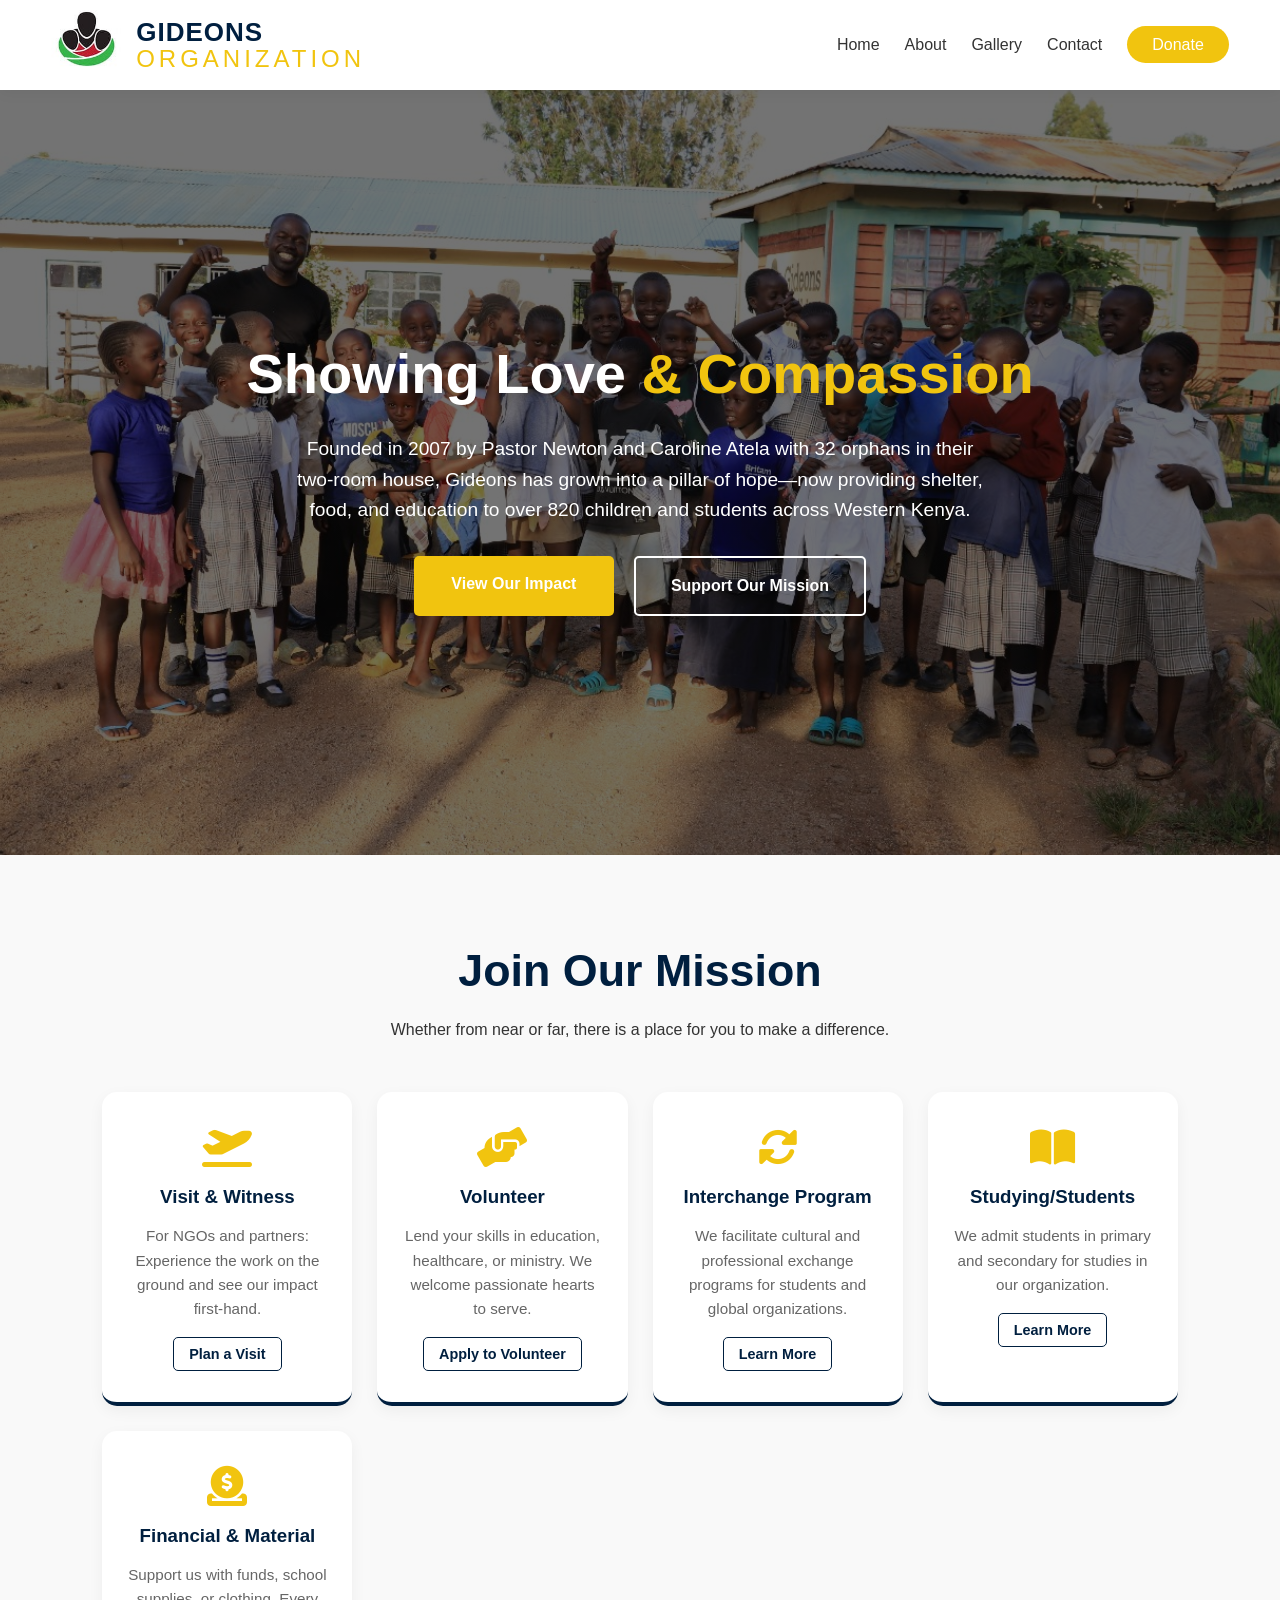
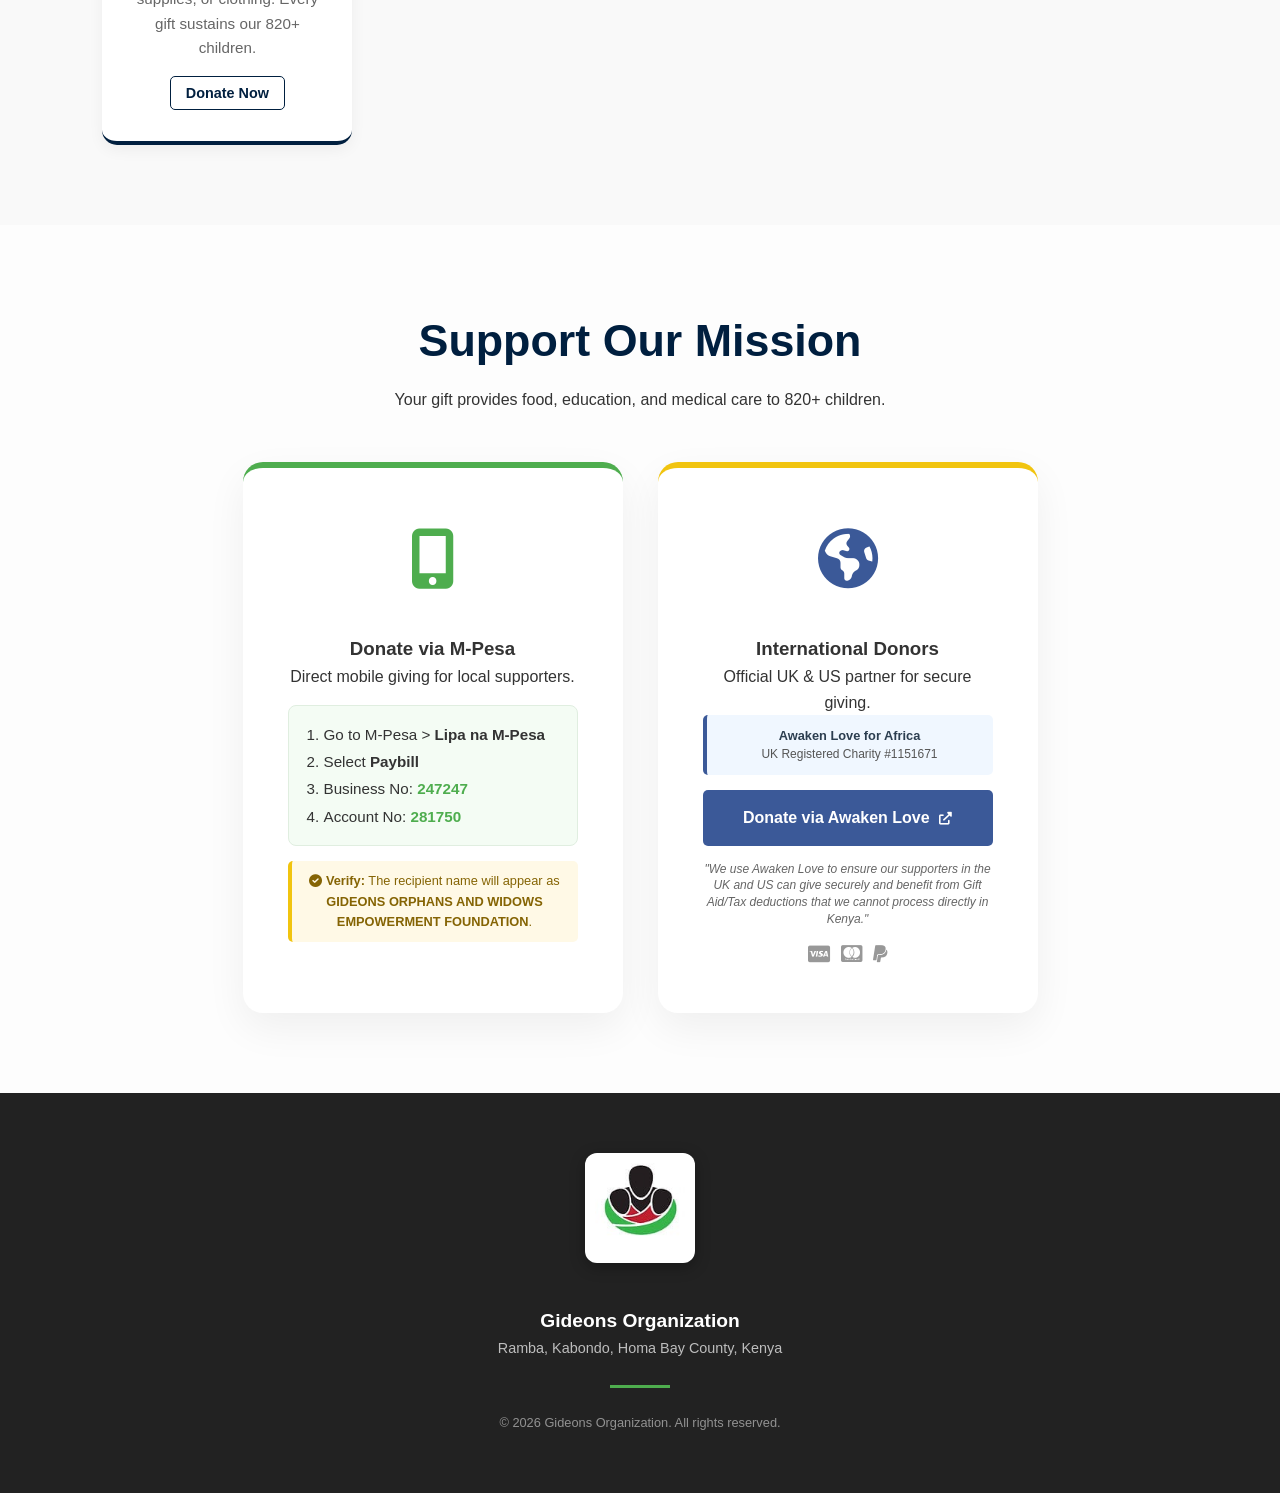
<file: index.html>
<!DOCTYPE html>
<html lang="en">
<head>
    <meta charset="UTF-8">
    <meta name="viewport" content="width=device-width, initial-scale=1.0">
    <title>Gideons Organization | Home</title>

    <meta name="description" content="Gideons Organization in Western Kenya: Providing shelter, education, and hope to over 820 children through Christ-centered care and sustainable farming.">
    <meta name="keywords" content="Gideons Organization, Orphanage Kenya, Homa Bay NGO, Volunteer Kenya, Western Kenya Charity, Newton Atela">
    <meta name="author" content="Gideons Organization">
    <meta property="og:title" content="Gideons Organization | Showing Love & Compassion">
    <meta property="og:description" content="Founded in 2007, Gideons provides a home and education to 820+ children in Ramba-Kabondo. Join our mission today.">
    <meta property="og:image" content="logo.jpg"> <meta property="og:url" content="https://www.gideonsorganization.org">
    <meta name="twitter:card" content="summary_large_image">

    <link rel="stylesheet" href="style.css">
    <link href="https://cdnjs.cloudflare.com/ajax/libs/font-awesome/6.0.0/css/all.min.css" rel="stylesheet">
    <link rel="icon" type="image/x-icon" href="favicon.ico">
</head>
<body>
    <nav class="navbar">
        <div class="logo">
            <a href="index.html" class="logo-link">
                <img src="logo.jpg" alt="Gideons Logo" class="nav-logo">
                <div class="brand-text">
                    <span class="word-one">Gideons</span>
                    <span class="word-two">Organization</span>
                </div>
            </a>
        </div>
        <ul class="nav-links">
            <li><a href="index.html">Home</a></li>
            <li><a href="about.html">About</a></li>
            <li><a href="gallery.html">Gallery</a></li>
            <li><a href="contact.html">Contact</a></li>
            <li><a href="#donate" class="btn-donate">Donate</a></li>
        </ul>
    </nav>

    <header class="hero">
        <div class="hero-content">
            <h1>Showing Love <span>& Compassion</span></h1>
            <p>
                Founded in 2007 by Pastor Newton and Caroline Atela with 32 orphans in their two-room house,
                Gideons has grown into a pillar of hope—now providing shelter, food, and education to over
                820 children and students across Western Kenya.
            </p>
            <div class="hero-btns">
                <a href="gallery.html" class="btn-primary">View Our Impact</a>
                <a href="#support-options" class="btn-secondary">Support Our Mission</a>
            </div>
        </div>
    </header>

    <section id="support-options" class="section" style="background: #f9f9f9;">
        <div class="section-header">
            <h2>Join Our Mission</h2>
            <p>Whether from near or far, there is a place for you to make a difference.</p>
        </div>

        <div class="support-grid">
            <div class="support-card">
                <i class="fas fa-plane-departure"></i>
                <h3>Visit & Witness</h3>
                <p>For NGOs and partners: Experience the work on the ground and see our impact first-hand.</p>
                <a href="contact.html" class="btn-small">Plan a Visit</a>
            </div>

            <div class="support-card">
                <i class="fas fa-hands-helping"></i>
                <h3>Volunteer</h3>
                <p>Lend your skills in education, healthcare, or ministry. We welcome passionate hearts to serve.</p>
                <a href="contact.html" class="btn-small">Apply to Volunteer</a>
            </div>

            <div class="support-card">
                <i class="fas fa-sync-alt"></i>
                <h3>Interchange Program</h3>
                <p>We facilitate cultural and professional exchange programs for students and global organizations.</p>
                <a href="contact.html" class="btn-small">Learn More</a>
            </div>

            <div class="support-card">
                <i class="fas fa-book-open"></i>
                <h3>Studying/Students</h3>
                <p>We admit students in primary and secondary for studies in our organization.</p>
                <a href="contact.html" class="btn-small">Learn More</a>
            </div>

            <div class="support-card">
                <i class="fas fa-donate"></i>
                <h3>Financial & Material</h3>
                <p>Support us with funds, school supplies, or clothing. Every gift sustains our 820+ children.</p>
                <a href="#donate" class="btn-small">Donate Now</a>
            </div>
        </div>
    </section>

    <section id="donate" class="section">
    <div class="section-header">
        <h2>Support Our Mission</h2>
        <p>Your gift provides food, education, and medical care to 820+ children.</p>
    </div>

    <div class="donation-options">

        <div class="payment-card mpesa">
            <div class="card-icon"><i class="fas fa-mobile-alt" style="color: #4ead4e;"></i></div>
            <h3>Donate via M-Pesa</h3>
            <p>Direct mobile giving for local supporters.</p>

            <div class="manual-steps" style="text-align: left; background: #f4fcf4; padding: 15px; border-radius: 8px; border: 1px solid #e0eee0; margin: 15px 0;">
                <ol style="padding-left: 20px; font-size: 0.95rem; color: #333; line-height: 1.8;">
                    <li>Go to M-Pesa > <strong>Lipa na M-Pesa</strong></li>
                    <li>Select <strong>Paybill</strong></li>
                    <li>Business No: <strong style="color: #4ead4e;">247247</strong></li>
                    <li>Account No: <strong style="color: #4ead4e;">281750</strong></li>
                </ol>
            </div>

            <div style="background: #fff9e6; padding: 10px; border-radius: 5px; border-left: 4px solid #f1c40f; margin-top: 10px;">
                <p style="font-size: 0.8rem; color: #856404; margin: 0;">
                    <i class="fas fa-check-circle"></i> <strong>Verify:</strong> The recipient name will appear as <strong>GIDEONS ORPHANS AND WIDOWS EMPOWERMENT FOUNDATION</strong>.
                </p>
            </div>
        </div>

        <div class="payment-card international">
            <div class="card-icon"><i class="fas fa-globe-americas" style="color: #3b5998;"></i></div>
            <h3>International Donors</h3>
            <p>Official UK & US partner for secure giving.</p>

            <div class="trust-badge" style="background: #f0f7ff; padding: 12px; border-radius: 5px; border-left: 4px solid #3b5998; margin-bottom: 15px;">
                <p style="font-size: 0.8rem; color: #2c3e50; line-height: 1.4; margin: 0;">
                    <strong>Awaken Love for Africa</strong><br>
                    <span style="font-size: 0.75rem; color: #555;">UK Registered Charity #1151671</span>
                </p>
            </div>

            <a href="https://awakenlove.org.uk/projects/gideons-orphanage/" target="_blank" class="btn-primary" style="display: block; background: #3b5998; border: none; padding: 15px; text-decoration: none; color: white; border-radius: 5px; font-weight: bold;">
                Donate via Awaken Love <i class="fas fa-external-link-alt" style="font-size: 0.8rem; margin-left: 5px;"></i>
            </a>

            <p style="font-size: 0.75rem; color: #666; margin-top: 15px; line-height: 1.4; font-style: italic;">
                "We use Awaken Love to ensure our supporters in the UK and US can give securely and benefit from Gift Aid/Tax deductions that we cannot process directly in Kenya."
            </p>

            <div style="margin-top: 15px; opacity: 0.5;">
                <i class="fab fa-cc-visa" style="font-size: 1.2rem; margin: 0 3px;"></i>
                <i class="fab fa-cc-mastercard" style="font-size: 1.2rem; margin: 0 3px;"></i>
                <i class="fab fa-paypal" style="font-size: 1.2rem; margin: 0 3px;"></i>
            </div>
        </div>

    </div>
</section>

    <footer style="text-align: center; padding: 60px 8%; background: #222; color: white;">
        <a href="index.html">
            <img src="logo.jpg" alt="Gideons Logo" class="footer-logo">
        </a>
        <p style="margin-top: 10px; font-weight: bold; font-size: 1.2rem; color: #fff;">Gideons Organization</p>
        <p style="font-size: 0.9rem; opacity: 0.7; margin-bottom: 25px;">Ramba, Kabondo, Homa Bay County, Kenya</p>
        <div style="width: 60px; height: 3px; background: #4ead4e; margin: 0 auto 25px;"></div>
        <p style="font-size: 0.8rem; opacity: 0.5;">&copy; 2026 Gideons Organization. All rights reserved.</p>
    </footer>

</body>
</html>
</file>
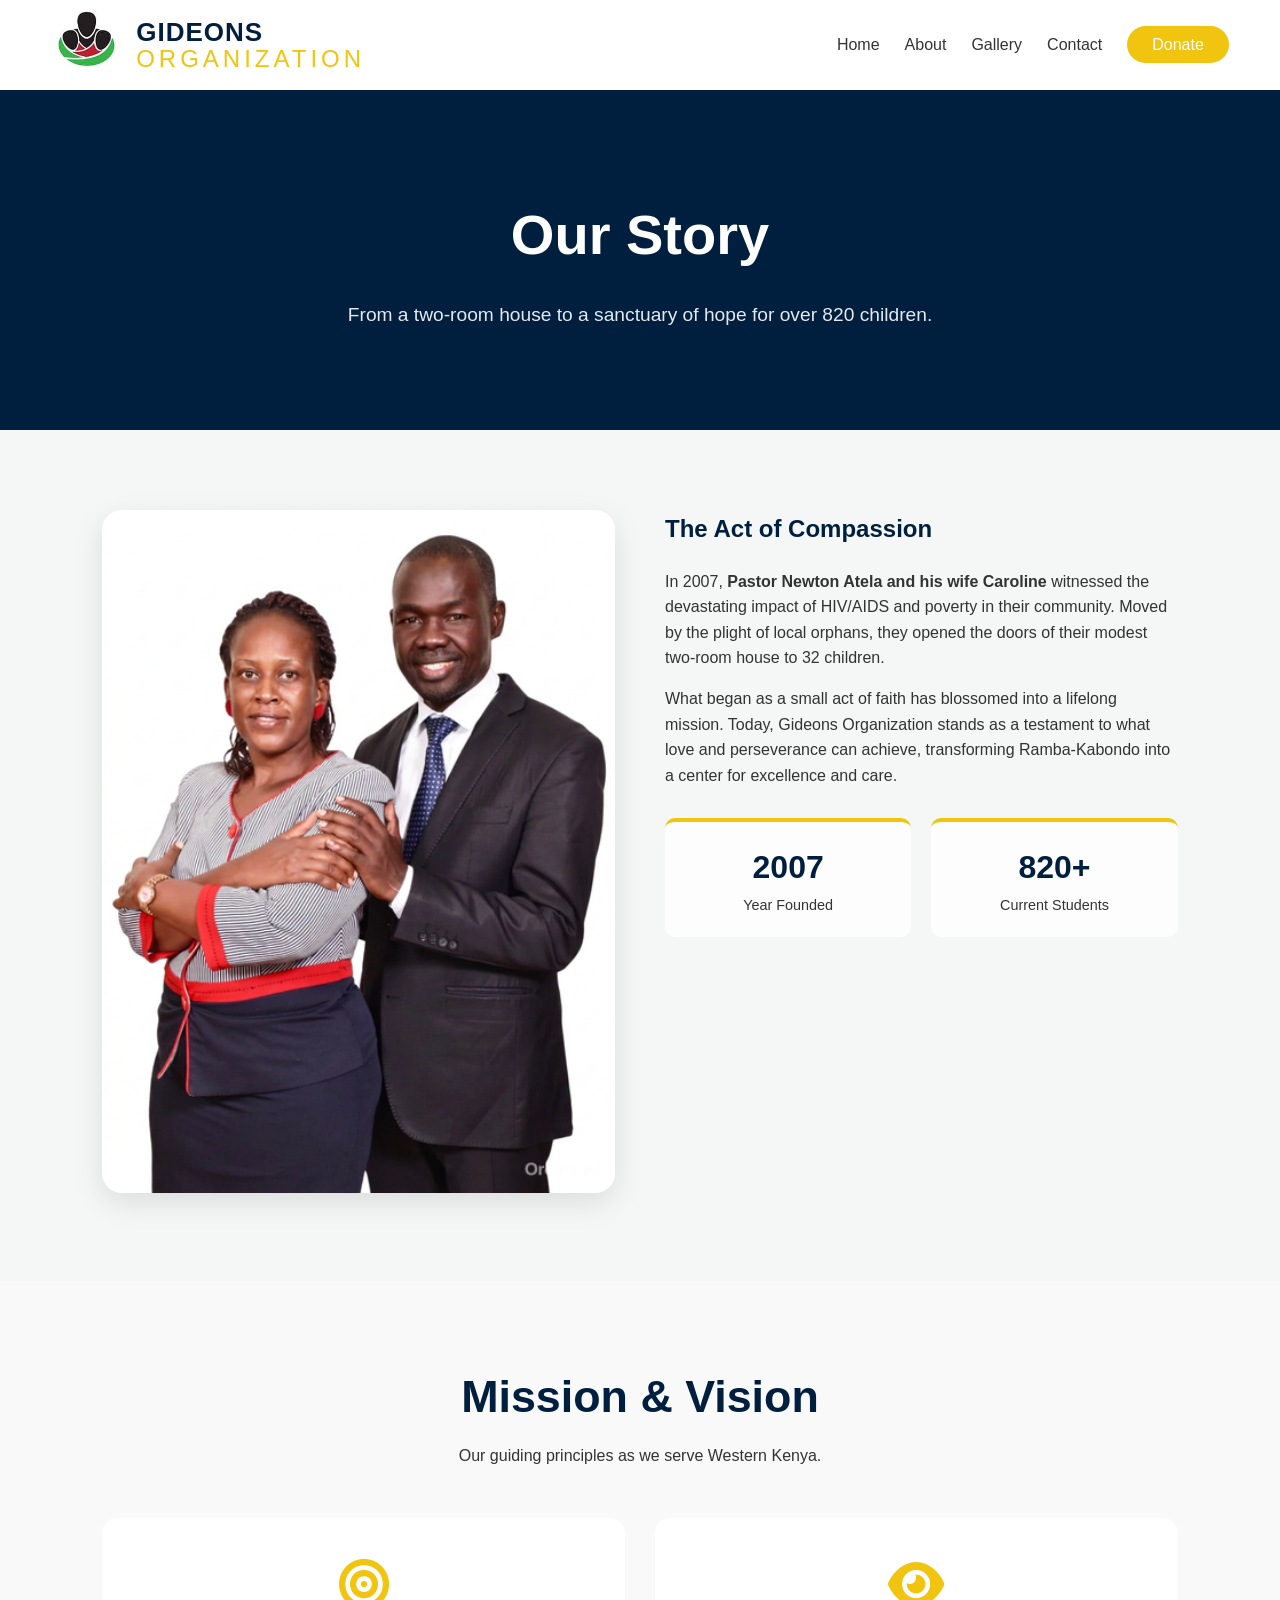
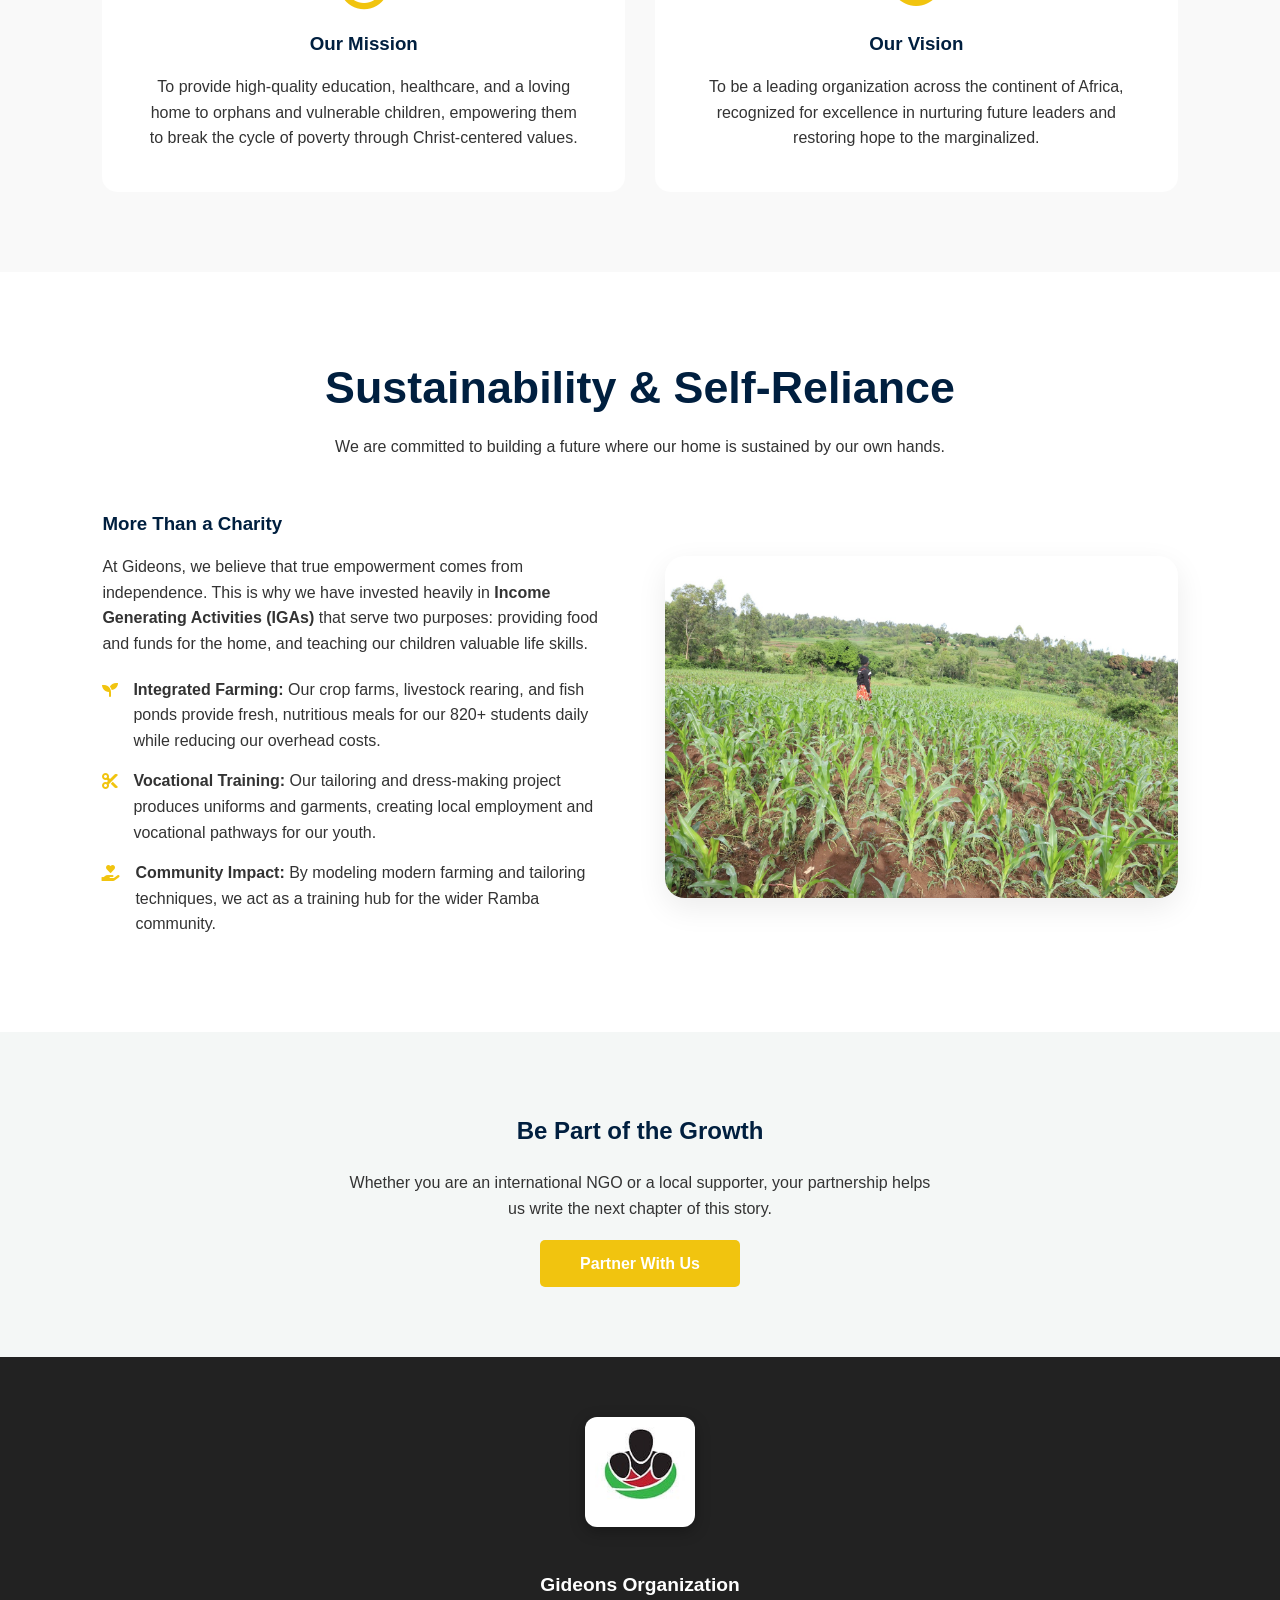
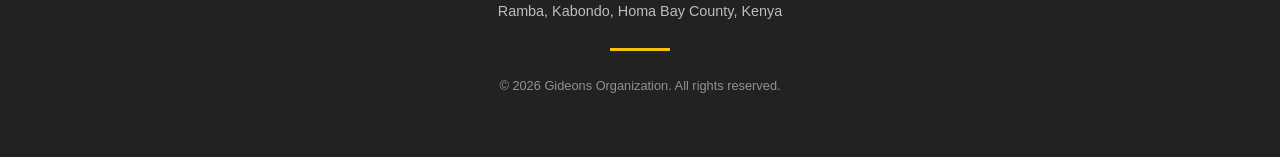
<file: about.html>
<!DOCTYPE html>
<html lang="en">
<head>
    <meta charset="UTF-8">
    <meta name="viewport" content="width=device-width, initial-scale=1.0">
    <title>Our Story | Gideons Organization</title>

    <meta name="description" content="Gideons Organization in Western Kenya: Providing shelter, education, and hope to over 820 children through Christ-centered care and sustainable farming.">
    <meta name="keywords" content="Gideons Organization, Orphanage Kenya, Homa Bay NGO, Volunteer Kenya, Western Kenya Charity, Newton Atela">
    <meta name="author" content="Gideons Organization">
    <meta property="og:title" content="Gideons Organization | Showing Love & Compassion">
    <meta property="og:description" content="Founded in 2007, Gideons provides a home and education to 820+ children in Ramba-Kabondo. Join our mission today.">
    <meta property="og:image" content="logo.jpg"> <meta property="og:url" content="https://www.gideonsorganization.org">
    <meta name="twitter:card" content="summary_large_image">

    <link rel="stylesheet" href="style.css">
    <link href="https://cdnjs.cloudflare.com/ajax/libs/font-awesome/6.0.0/css/all.min.css" rel="stylesheet">
    <link rel="icon" type="image/x-icon" href="favicon.ico">
</head>
<body>
    <nav class="navbar">
        <div class="logo">
            <a href="index.html" class="logo-link">
                <img src="logo.jpg" alt="Gideons Logo" class="nav-logo">
                <div class="brand-text">
                    <span class="word-one">Gideons</span>
                    <span class="word-two">Organization</span>
                </div>
            </a>
        </div>
        <ul class="nav-links">
            <li><a href="index.html">Home</a></li>
            <li><a href="about.html">About</a></li>
            <li><a href="gallery.html">Gallery</a></li>
            <li><a href="contact.html">Contact</a></li>
            <li><a href="index.html#donate" class="btn-donate">Donate</a></li>
        </ul>
    </nav>

    <section class="section" style="background: var(--secondary-color); color: white; text-align: center; padding: 100px 8%;">
        <h1 style="font-size: 3.5rem; margin-bottom: 20px;">Our Story</h1>
        <p style="font-size: 1.2rem; max-width: 800px; margin: 0 auto; opacity: 0.9;">From a two-room house to a sanctuary of hope for over 820 children.</p>
    </section>

    <section class="section">
        <div class="about-flex">
            <div class="about-image">
                <img src="founders.png" alt="Pastor Newton and Caroline Atela" style="width: 100%; border-radius: 20px; box-shadow: 0 10px 30px rgba(0,0,0,0.1);">
            </div>
            <div class="about-text">
                <h2 style="color: var(--secondary-color); margin-bottom: 20px;">The Act of Compassion</h2>
                <p>In 2007, <strong>Pastor Newton Atela and his wife Caroline</strong> witnessed the devastating impact of HIV/AIDS and poverty in their community. Moved by the plight of local orphans, they opened the doors of their modest two-room house to 32 children.</p>
                <p style="margin-top: 15px;">What began as a small act of faith has blossomed into a lifelong mission. Today, Gideons Organization stands as a testament to what love and perseverance can achieve, transforming Ramba-Kabondo into a center for excellence and care.</p>

                <div style="margin-top: 30px; display: flex; gap: 20px;">
                    <div style="text-align: center; flex: 1; background: #fdfdfd; padding: 20px; border-radius: 10px; border-top: 4px solid var(--primary-color);">
                        <h3 style="color: var(--secondary-color); font-size: 2rem;">2007</h3>
                        <p style="font-size: 0.9rem;">Year Founded</p>
                    </div>
                    <div style="text-align: center; flex: 1; background: #fdfdfd; padding: 20px; border-radius: 10px; border-top: 4px solid var(--primary-color);">
                        <h3 style="color: var(--secondary-color); font-size: 2rem;">820+</h3>
                        <p style="font-size: 0.9rem;">Current Students</p>
                    </div>
                </div>
            </div>
        </div>
    </section>

    <section class="section" style="background: #f9f9f9;">
        <div class="section-header">
            <h2>Mission & Vision</h2>
            <p>Our guiding principles as we serve Western Kenya.</p>
        </div>
        <div class="mission-vision-container">
            <div class="mv-card" style="background: white;">
                <i class="fas fa-bullseye"></i>
                <h3 style="color: var(--secondary-color); margin-bottom: 15px;">Our Mission</h3>
                <p>To provide high-quality education, healthcare, and a loving home to orphans and vulnerable children, empowering them to break the cycle of poverty through Christ-centered values.</p>
            </div>
            <div class="mv-card" style="background: white;">
                <i class="fas fa-eye"></i>
                <h3 style="color: var(--secondary-color); margin-bottom: 15px;">Our Vision</h3>
                <p>To be a leading organization across the continent of Africa, recognized for excellence in nurturing future leaders and restoring hope to the marginalized.</p>
            </div>
        </div>
    </section>

    <section class="section" style="background: white;">
    <div class="section-header">
        <h2>Sustainability & Self-Reliance</h2>
        <p>We are committed to building a future where our home is sustained by our own hands.</p>
    </div>

    <div class="about-flex" style="align-items: center;">
        <div class="about-text">
            <h3 style="color: var(--secondary-color); margin-bottom: 15px;">More Than a Charity</h3>
            <p>At Gideons, we believe that true empowerment comes from independence. This is why we have invested heavily in <strong>Income Generating Activities (IGAs)</strong> that serve two purposes: providing food and funds for the home, and teaching our children valuable life skills.</p>

            <ul style="list-style: none; margin-top: 20px;">
                <li style="margin-bottom: 15px; display: flex; align-items: flex-start;">
                    <i class="fas fa-seedling" style="color: var(--primary-color); margin-right: 15px; margin-top: 5px;"></i>
                    <span><strong>Integrated Farming:</strong> Our crop farms, livestock rearing, and fish ponds provide fresh, nutritious meals for our 820+ students daily while reducing our overhead costs.</span>
                </li>
                <li style="margin-bottom: 15px; display: flex; align-items: flex-start;">
                    <i class="fas fa-cut" style="color: var(--primary-color); margin-right: 15px; margin-top: 5px;"></i>
                    <span><strong>Vocational Training:</strong> Our tailoring and dress-making project produces uniforms and garments, creating local employment and vocational pathways for our youth.</span>
                </li>
                <li style="margin-bottom: 15px; display: flex; align-items: flex-start;">
                    <i class="fas fa-hand-holding-heart" style="color: var(--primary-color); margin-right: 15px; margin-top: 5px;"></i>
                    <span><strong>Community Impact:</strong> By modeling modern farming and tailoring techniques, we act as a training hub for the wider Ramba community.</span>
                </li>
            </ul>
        </div>
        <div class="about-image">
            <img src="farming_impact.jpg" alt="Gideons Sustainable Farming" style="width: 100%; border-radius: 20px; box-shadow: 0 10px 30px rgba(0,0,0,0.08);">
        </div>
    </div>
    </section>

    <section class="section" style="text-align: center;">
        <h2 style="margin-bottom: 20px; color: var(--secondary-color);">Be Part of the Growth</h2>
        <p style="max-width: 600px; margin: 0 auto 30px;">Whether you are an international NGO or a local supporter, your partnership helps us write the next chapter of this story.</p>
        <a href="contact.html" class="btn-primary" style="padding: 15px 40px; text-decoration: none;">Partner With Us</a>
    </section>

    <footer style="text-align: center; padding: 60px 8%; background: #222; color: white;">
        <a href="index.html">
            <img src="logo.jpg" alt="Gideons Logo" class="footer-logo">
        </a>
        <p style="margin-top: 10px; font-weight: bold; font-size: 1.2rem;">Gideons Organization</p>
        <p style="font-size: 0.9rem; opacity: 0.7; margin-bottom: 25px;">Ramba, Kabondo, Homa Bay County, Kenya</p>
        <div style="width: 60px; height: 3px; background: var(--primary-color); margin: 0 auto 25px;"></div>
        <p style="font-size: 0.8rem; opacity: 0.5;">&copy; 2026 Gideons Organization. All rights reserved.</p>
    </footer>
</body>
</html>
</file>
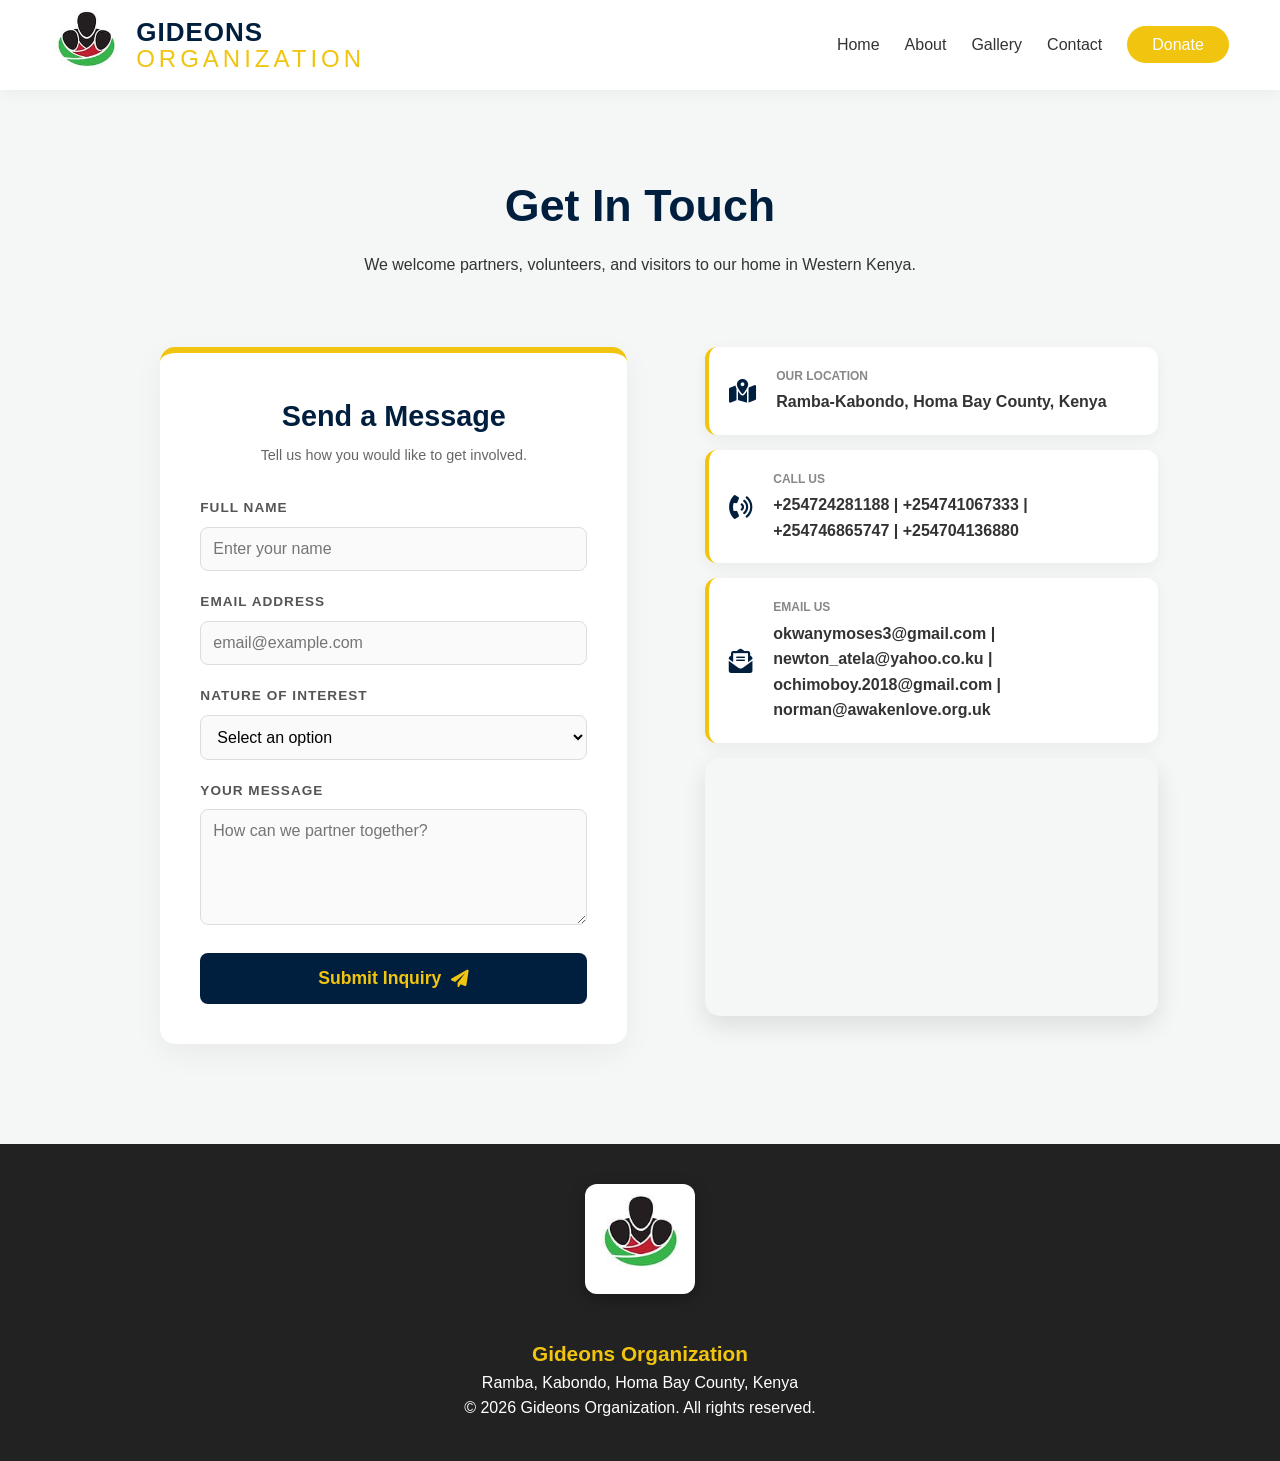
<file: contact.html>
<!DOCTYPE html>
<html lang="en">
<head>
    <meta charset="UTF-8">
    <meta name="viewport" content="width=device-width, initial-scale=1.0">
    <title>Contact Us | Gideons Organization</title>

    <meta name="description" content="Connect with Gideons Organization in Western Kenya. Partner with us in providing education, farming, and care to over 820 children.">
    <meta property="og:title" content="Contact Gideons Organization | Partner with Us">
    <meta property="og:image" content="logo.jpg">

    <link rel="stylesheet" href="style.css">
    <link href="https://cdnjs.cloudflare.com/ajax/libs/font-awesome/6.0.0/css/all.min.css" rel="stylesheet">
    <link rel="icon" type="image/x-icon" href="favicon.ico">
</head>
<body>

    <nav class="navbar">
        <div class="logo">
            <a href="index.html" class="logo-link">
                <img src="logo.jpg" alt="Gideons Logo" class="nav-logo">
                <div class="brand-text">
                    <span class="word-one">Gideons</span>
                    <span class="word-two">Organization</span>
                </div>
            </a>
        </div>
        <ul class="nav-links">
            <li><a href="index.html">Home</a></li>
            <li><a href="about.html">About</a></li>
            <li><a href="gallery.html">Gallery</a></li>
            <li><a href="contact.html">Contact</a></li>
            <li><a href="index.html#donate" class="btn-donate">Donate</a></li>
        </ul>
    </nav>

    <section class="section">
        <div class="section-header">
            <h2>Get In Touch</h2>
            <p>We welcome partners, volunteers, and visitors to our home in Western Kenya.</p>
        </div>

        <div class="contact-container">
            <div class="contact-card">
                <div class="contact-header">
                    <h3>Send a Message</h3>
                    <p>Tell us how you would like to get involved.</p>
                </div>

                <form action="https://api.web3forms.com/submit" method="POST" class="gideons-form">
    <!-- This is your unique Access Key from Web3Forms -->
    <input type="hidden" name="access_key" value="6ed6611d-5873-4829-ae59-1c1df6da5773">

    <div class="input-box">
        <label>Full Name</label>
        <input type="text" name="name" placeholder="Enter your name" required>
    </div>

    <div class="input-box">
        <label>Email Address</label>
        <input type="email" name="email" placeholder="email@example.com" required>
    </div>

    <div class="input-box">
        <label>Nature of Interest</label>
        <select name="inquiry_type" required>
            <option value="" disabled selected>Select an option</option>
            <option value="Volunteer Opportunity">Volunteer Opportunity In the Children's Home</option>
            <option value="Sustainability/Farming">Farming & Sustainability Projects</option>
            <option value="Partner/NGO Visit">NGO / Partner Visit</option>
            <option value="Teaching/School">Apply as a primary or Secondary school teacher</option>
            <option value="Studying/Students">Apply as a Student</option>
            <option value="Church/Ministry Work">Volunteer for Ministry Work</option>
            <option value="General Inquiry">General Inquiry</option>
        </select>
    </div>

    <div class="input-box">
        <label>Your Message</label>
        <textarea name="message" rows="5" placeholder="How can we partner together?" required></textarea>
    </div>

    <!-- Optional: This customizes the email subject you receive -->
    <input type="hidden" name="subject" value="New Inquiry: Gideons Website">

    <!-- Optional: Redirects user back to a thank you page after they submit -->
    <!-- <input type="hidden" name="redirect" value="https://yourwebsite.com/thanks.html"> -->

    <button type="submit" class="submit-btn">Submit Inquiry <i class="fas fa-paper-plane"></i></button>
</form>
            </div>

            <div class="contact-details-sidebar">
                <div class="info-card">
                    <i class="fas fa-map-marked-alt"></i>
                    <div class="info-content">
                        <h4>Our Location</h4>
                        <p>Ramba-Kabondo, Homa Bay County, Kenya</p>
                    </div>
                </div>

                <div class="info-card">
                    <i class="fas fa-phone-volume"></i>
                    <div class="info-content">
                        <h4>Call Us</h4>
                        <p>+254724281188 | +254741067333 | +254746865747 | +254704136880</p>
                    </div>
                </div>

                <div class="info-card">
                    <i class="fas fa-envelope-open-text"></i>
                    <div class="info-content">
                        <h4>Email Us</h4>
                        <p>okwanymoses3@gmail.com | newton_atela@yahoo.co.ku | ochimoboy.2018@gmail.com | norman@awakenlove.org.uk</p>
                    </div>
                </div>

                <div class="map-frame">
                    <iframe
                        src="https://www.google.com/maps/embed?pb=!1m18!1m12!1m3!1d15957.95486828859!2d34.9818!3d-0.4567!2m3!1f0!2f0!3f0!3m2!1i1024!2i768!4f13.1!3m3!1m2!1s0x0%3A0x0!2zMMKwMjcnMjQuMSJTIDM0wrA1OCc1NC41IkU!5e0!3m2!1sen!2ske!4v1713192000000!5m2!1sen!2ske"
                        width="100%" height="250" style="border:0;" allowfullscreen="" loading="lazy">
                    </iframe>
                </div>
            </div>
        </div>
    </section>

    <footer class="footer">
        <a href="index.html">
            <img src="logo.jpg" alt="Gideons Logo" class="footer-logo">
        </a>
        <p class="footer-brand">Gideons Organization</p>
        <p class="footer-loc">Ramba, Kabondo, Homa Bay County, Kenya</p>
        <div class="footer-line"></div>
        <p class="footer-copy">© 2026 Gideons Organization. All rights reserved.</p>
    </footer>

</body>
</html>
</file>
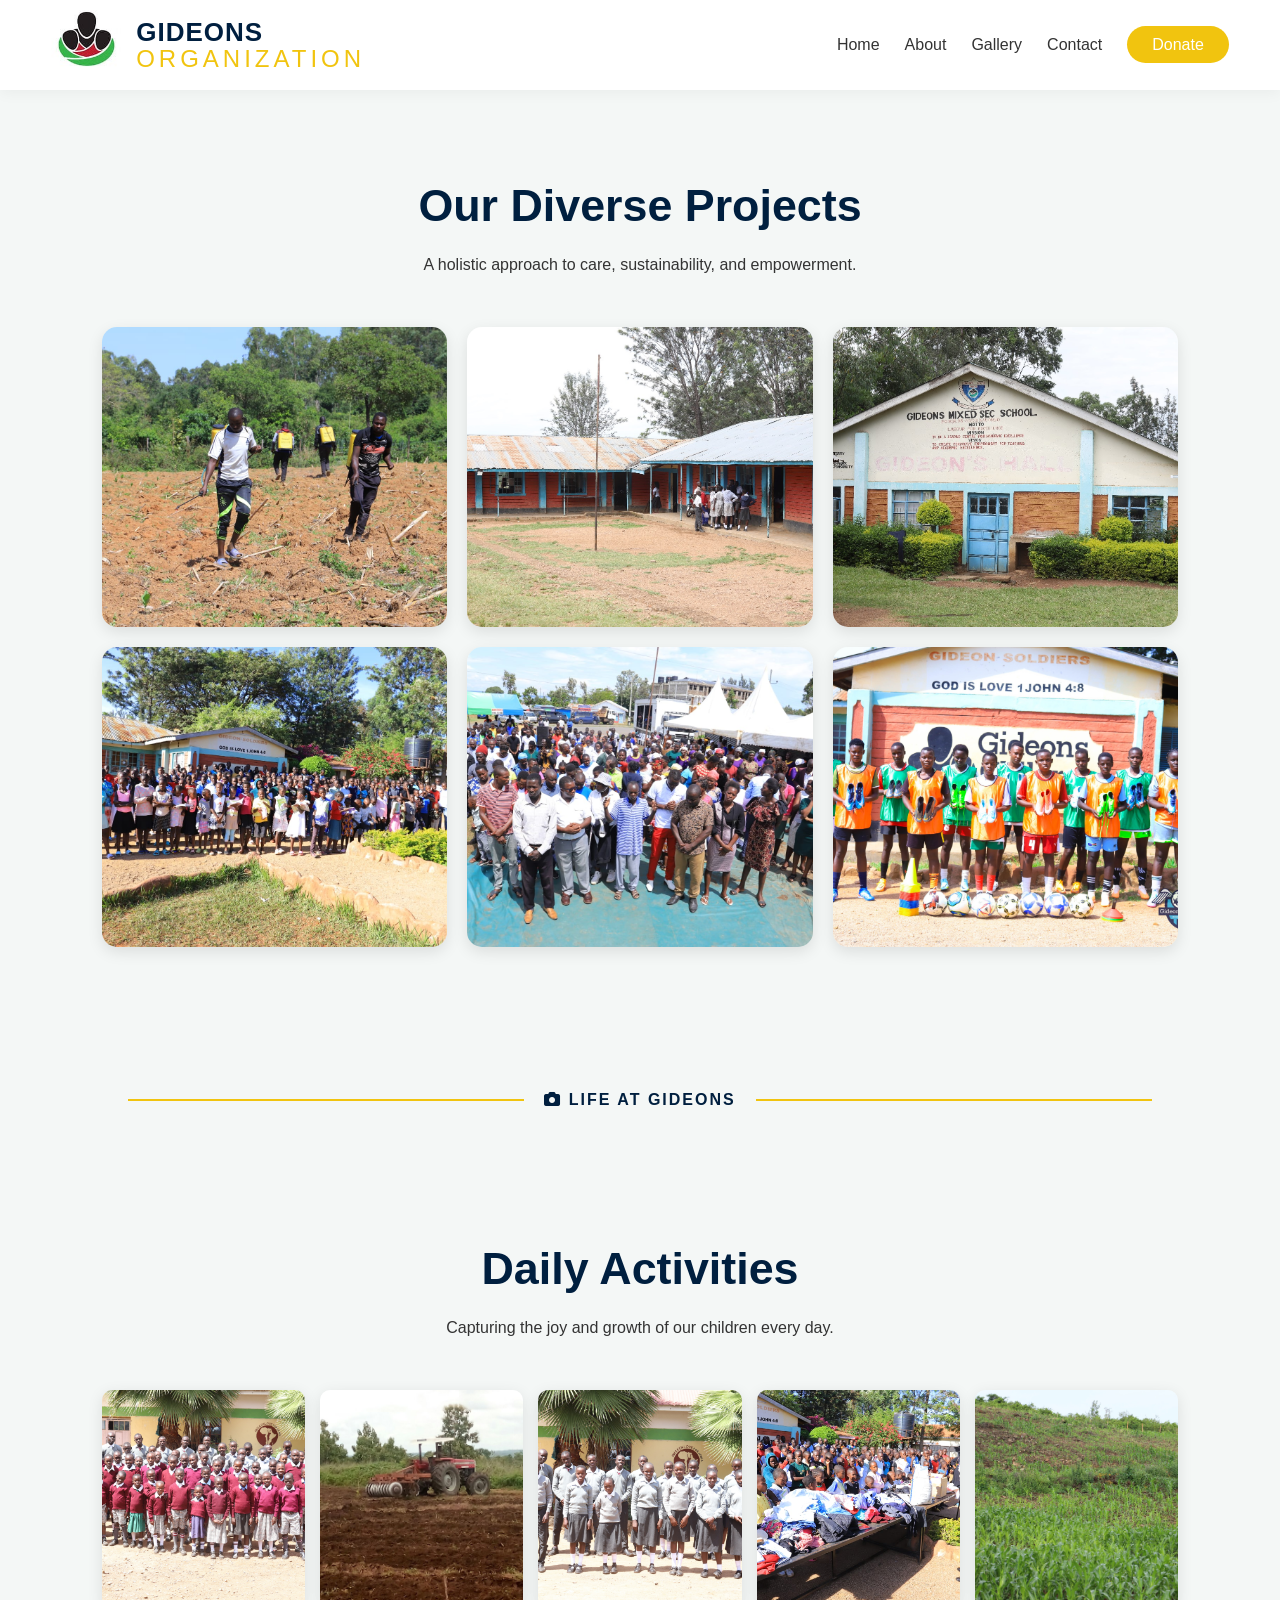
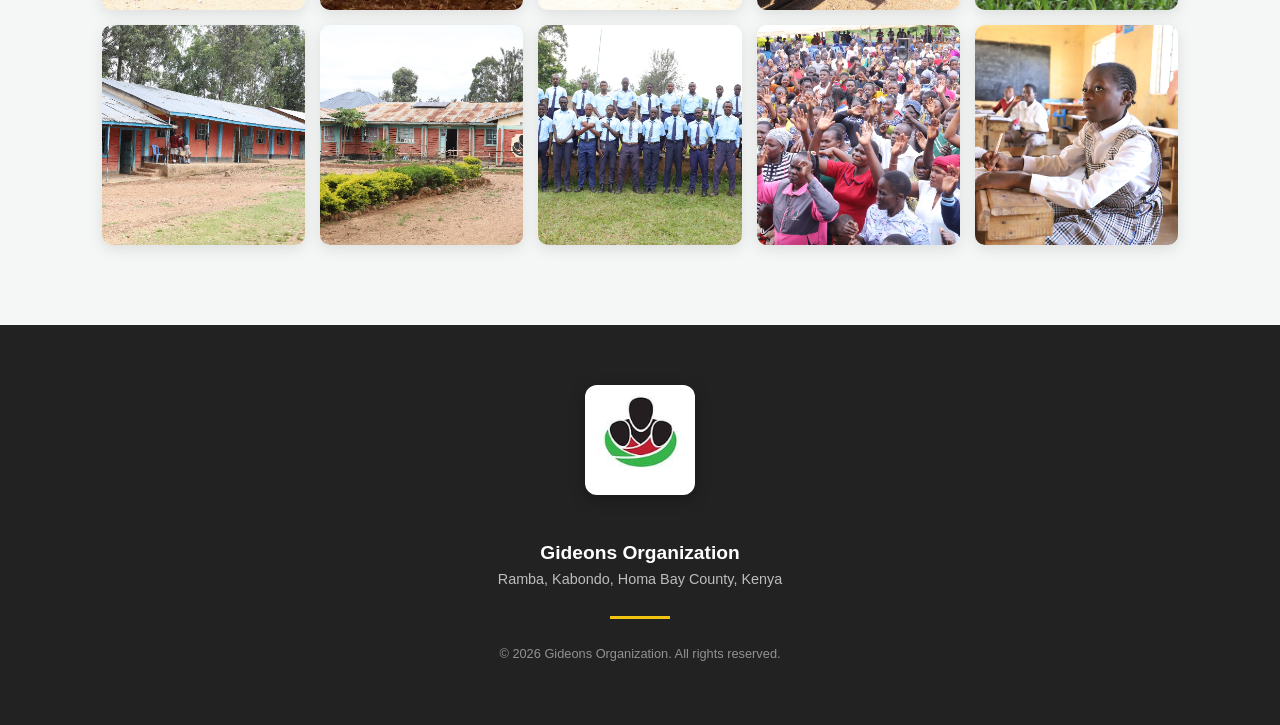
<file: gallery.html>
<!DOCTYPE html>
<html lang="en">
<head>
    <meta charset="UTF-8">
    <meta name="viewport" content="width=device-width, initial-scale=1.0">
    <title>Our Impact | Gideons Organization</title>

    <meta name="description" content="Gideons Organization in Western Kenya: Providing shelter, education, and hope to over 820 children through Christ-centered care and sustainable farming.">
    <meta name="keywords" content="Gideons Organization, Orphanage Kenya, Homa Bay NGO, Volunteer Kenya, Western Kenya Charity, Newton Atela">
    <meta name="author" content="Gideons Organization">
    <meta property="og:title" content="Gideons Organization | Showing Love & Compassion">
    <meta property="og:description" content="Founded in 2007, Gideons provides a home and education to 820+ children in Ramba-Kabondo. Join our mission today.">
    <meta property="og:image" content="logo.jpg"> <meta property="og:url" content="https://www.gideonsorganization.org">
    <meta name="twitter:card" content="summary_large_image">

    <link rel="stylesheet" href="style.css">
    <link href="https://cdnjs.cloudflare.com/ajax/libs/font-awesome/6.0.0/css/all.min.css" rel="stylesheet">
    <link rel="icon" type="image/x-icon" href="favicon.ico">
</head>
<body>
    <nav class="navbar">
        <div class="logo">
            <a href="index.html" class="logo-link">
                <img src="logo.jpg" alt="Gideons Logo" class="nav-logo">
                <div class="brand-text">
                    <span class="word-one">Gideons</span>
                    <span class="word-two">Organization</span>
                </div>
            </a>
        </div>
        <ul class="nav-links">
            <li><a href="index.html">Home</a></li>
            <li><a href="about.html">About</a></li>
            <li><a href="gallery.html">Gallery</a></li>
            <li><a href="contact.html">Contact</a></li>
            <li><a href="index.html#donate" class="btn-donate">Donate</a></li>
        </ul>
    </nav>

    <section class="section">
        <div class="section-header">
            <h2>Our Diverse Projects</h2>
            <p>A holistic approach to care, sustainability, and empowerment.</p>
        </div>

        <div class="gallery-grid">

            <div class="gallery-item">
                <img src="farming.jpg" alt="Farming Activities">
                <div class="gallery-overlay">
                    <h3>Sustainable Farming</h3>
                    <p>Income generating activities: Crop farming, livestock rearing, and fish farming to sustain the home.</p>
                </div>
            </div>

            <div class="gallery-item">
                <img src="primary_school.jpg" alt="Comprehensive School">
                <div class="gallery-overlay">
                    <h3>Comprehensive School</h3>
                    <p>Quality primary education services and foundational training for our resident and community students.</p>
                </div>
            </div>

            <div class="gallery-item">
                <img src="secondary_school.jpg" alt="Secondary School">
                <div class="gallery-overlay">
                    <h3>Secondary School</h3>
                    <p>Advancing our mission through higher education, preparing students for university and adult life.</p>
                </div>
            </div>

            <div class="gallery-item">
                <img src="home_life.jpg" alt="Children's Home">
                <div class="gallery-overlay">
                    <h3>Children's Home</h3>
                    <p>The heart of our mission: Providing a loving home and shelter for over 360 resident children.</p>
                </div>
            </div>

            <div class="gallery-item">
                <img src="church_ministry.jpg" alt="Church Ministry">
                <div class="gallery-overlay">
                    <h3>Church Ministry</h3>
                    <p>The spiritual foundation of Gideons, nurturing faith and providing guidance to our community.</p>
                </div>
            </div>

            <div class="gallery-item">
                <img src="starlets_program.jpg" alt="Gideons Starlets">
                <div class="gallery-overlay">
                    <h3>Gideons Starlets</h3>
                    <p>A specialized program dedicated to the empowerment and mentorship of the next generation.</p>
                </div>
            </div>

        </div>
    </section>

    <div class="section-divider">
        <span><i class="fas fa-camera"></i> Life at Gideons</span>
    </div>

    <section class="section activity-bg">
        <div class="section-header">
            <h2>Daily Activities</h2>
            <p>Capturing the joy and growth of our children every day.</p>
        </div>

        <div class="activities-mosaic">
            <div class="activity-photo">
                <img src="activity1.jpg" alt="Description">
            </div>
            <div class="activity-photo">
                <img src="activity2.jpg" alt="Description">
            </div>
            <div class="activity-photo">
                <img src="activity3.jpg" alt="Description">
            </div>
            <div class="activity-photo">
                <img src="activity4.jpg" alt="Description">
            </div>
            <div class="activity-photo">
                <img src="activity5.jpg" alt="Description">
            </div>
            <div class="activity-photo">
                <img src="activity6.jpg" alt="Description">
            </div>
            <div class="activity-photo">
                <img src="activity7.jpg" alt="Description">
            </div>
            <div class="activity-photo">
                <img src="activity8.jpg" alt="Description">
            </div>
            <div class="activity-photo">
                <img src="activity9.jpg" alt="Description">
            </div>
            <div class="activity-photo">
                <img src="activity10.jpg" alt="Description">
            </div>
        </div>
    </section>

    <footer style="text-align: center; padding: 60px 8%; background: #222; color: white;">
        <a href="index.html">
            <img src="logo.jpg" alt="Gideons Logo" class="footer-logo">
        </a>
        <p style="margin-top: 10px; font-weight: bold; font-size: 1.2rem; color: #fff;">Gideons Organization</p>
        <p style="font-size: 0.9rem; opacity: 0.7; margin-bottom: 25px;">Ramba, Kabondo, Homa Bay County, Kenya</p>
        <div style="width: 60px; height: 3px; background: var(--primary-color); margin: 0 auto 25px;"></div>
        <p style="font-size: 0.8rem; opacity: 0.5;">&copy; 2026 Gideons Organization. All rights reserved.</p>
    </footer>
</body>
</html>
</file>
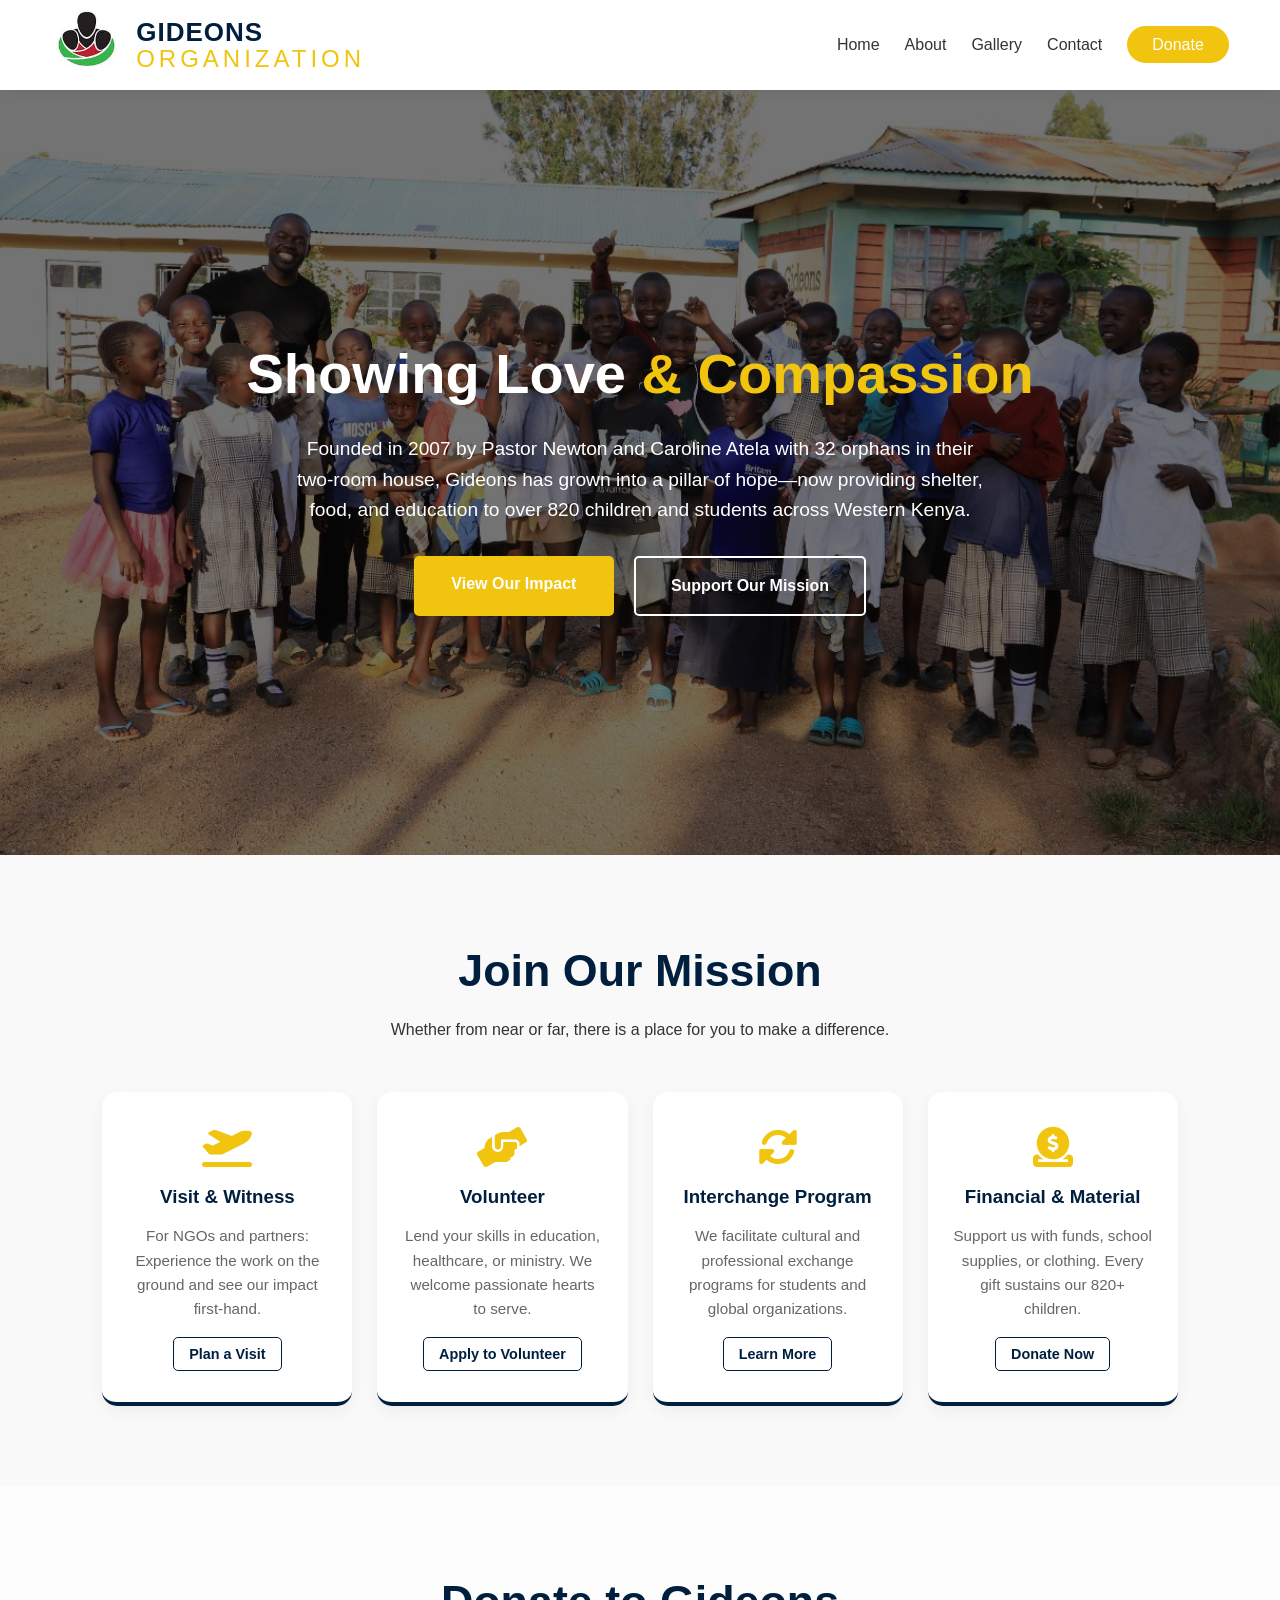
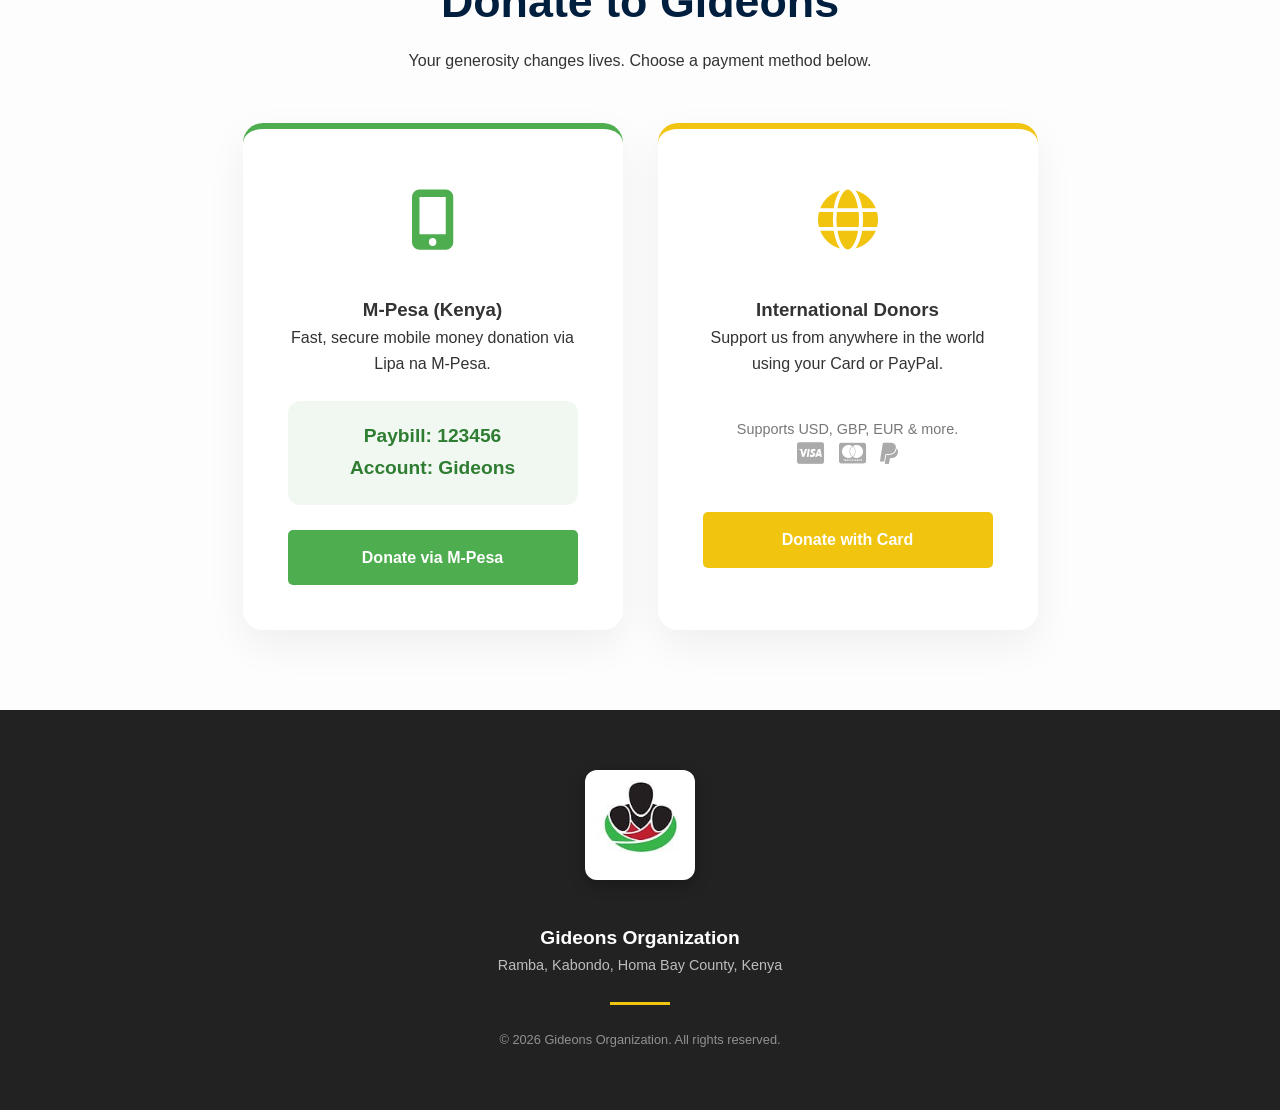
<file: Gideons.html>
<!DOCTYPE html>
<html lang="en">
<head>
    <meta charset="UTF-8">
    <meta name="viewport" content="width=device-width, initial-scale=1.0">
    <title>Gideons Organization | Home</title>

    <meta name="description" content="Gideons Organization in Western Kenya: Providing shelter, education, and hope to over 820 children through Christ-centered care and sustainable farming.">
    <meta name="keywords" content="Gideons Organization, Orphanage Kenya, Homa Bay NGO, Volunteer Kenya, Western Kenya Charity, Newton Atela">
    <meta name="author" content="Gideons Organization">
    <meta property="og:title" content="Gideons Organization | Showing Love & Compassion">
    <meta property="og:description" content="Founded in 2007, Gideons provides a home and education to 820+ children in Ramba-Kabondo. Join our mission today.">
    <meta property="og:image" content="logo.jpg"> <meta property="og:url" content="https://www.gideonsorganization.org">
    <meta name="twitter:card" content="summary_large_image">

    <link rel="stylesheet" href="style.css">
    <link href="https://cdnjs.cloudflare.com/ajax/libs/font-awesome/6.0.0/css/all.min.css" rel="stylesheet">
    <link rel="icon" type="image/x-icon" href="favicon.ico">
</head>
<body>
    <nav class="navbar">
        <div class="logo">
            <a href="index.html" class="logo-link">
                <img src="logo.jpg" alt="Gideons Logo" class="nav-logo">
                <div class="brand-text">
                    <span class="word-one">Gideons</span>
                    <span class="word-two">Organization</span>
                </div>
            </a>
        </div>
        <ul class="nav-links">
            <li><a href="index.html">Home</a></li>
            <li><a href="about.html">About</a></li>
            <li><a href="gallery.html">Gallery</a></li>
            <li><a href="contact.html">Contact</a></li>
            <li><a href="#donate" class="btn-donate">Donate</a></li>
        </ul>
    </nav>

    <header class="hero">
        <div class="hero-content">
            <h1>Showing Love <span>& Compassion</span></h1>
            <p>
                Founded in 2007 by Pastor Newton and Caroline Atela with 32 orphans in their two-room house,
                Gideons has grown into a pillar of hope—now providing shelter, food, and education to over
                820 children and students across Western Kenya.
            </p>
            <div class="hero-btns">
                <a href="gallery.html" class="btn-primary">View Our Impact</a>
                <a href="#support-options" class="btn-secondary">Support Our Mission</a>
            </div>
        </div>
    </header>

    <section id="support-options" class="section" style="background: #f9f9f9;">
        <div class="section-header">
            <h2>Join Our Mission</h2>
            <p>Whether from near or far, there is a place for you to make a difference.</p>
        </div>

        <div class="support-grid">
            <div class="support-card">
                <i class="fas fa-plane-departure"></i>
                <h3>Visit & Witness</h3>
                <p>For NGOs and partners: Experience the work on the ground and see our impact first-hand.</p>
                <a href="contact.html" class="btn-small">Plan a Visit</a>
            </div>

            <div class="support-card">
                <i class="fas fa-hands-helping"></i>
                <h3>Volunteer</h3>
                <p>Lend your skills in education, healthcare, or ministry. We welcome passionate hearts to serve.</p>
                <a href="contact.html" class="btn-small">Apply to Volunteer</a>
            </div>

            <div class="support-card">
                <i class="fas fa-sync-alt"></i>
                <h3>Interchange Program</h3>
                <p>We facilitate cultural and professional exchange programs for students and global organizations.</p>
                <a href="contact.html" class="btn-small">Learn More</a>
            </div>

            <div class="support-card">
                <i class="fas fa-donate"></i>
                <h3>Financial & Material</h3>
                <p>Support us with funds, school supplies, or clothing. Every gift sustains our 820+ children.</p>
                <a href="#donate" class="btn-small">Donate Now</a>
            </div>
        </div>
    </section>

    <section id="donate" class="section">
        <div class="section-header">
            <h2>Donate to Gideons</h2>
            <p>Your generosity changes lives. Choose a payment method below.</p>
        </div>

        <div class="donation-options">
            <div class="payment-card mpesa">
                <div class="card-icon"><i class="fas fa-mobile-alt" style="color: #4ead4e;"></i></div>
                <h3>M-Pesa (Kenya)</h3>
                <p>Fast, secure mobile money donation via Lipa na M-Pesa.</p>

                <div class="mpesa-details">
                    <strong>Paybill: 123456</strong><br>
                    <strong>Account: Gideons</strong>
                </div>

                <a href="#" class="btn-primary" style="background: #4ead4e; display: block; border: none;">Donate via M-Pesa</a>
            </div>

            <div class="payment-card international">
                <div class="card-icon"><i class="fas fa-globe" style="color: var(--primary-color);"></i></div>
                <h3>International Donors</h3>
                <p>Support us from anywhere in the world using your Card or PayPal.</p>

                <div style="margin: 42px 0;">
                    <p style="color: #777; font-size: 0.9rem;">Supports USD, GBP, EUR & more.</p>
                    <i class="fab fa-cc-visa" style="font-size: 1.5rem; margin-right: 10px; color: #aaa;"></i>
                    <i class="fab fa-cc-mastercard" style="font-size: 1.5rem; margin-right: 10px; color: #aaa;"></i>
                    <i class="fab fa-paypal" style="font-size: 1.5rem; color: #aaa;"></i>
                </div>

                <a href="#" class="btn-primary" style="display: block;">Donate with Card</a>
            </div>
        </div>
    </section>

    <footer style="text-align: center; padding: 60px 8%; background: #222; color: white;">
        <a href="index.html">
            <img src="logo.jpg" alt="Gideons Logo" class="footer-logo">
        </a>

        <p style="margin-top: 10px; font-weight: bold; font-size: 1.2rem; color: #fff;">
            Gideons Organization
        </p>
        <p style="font-size: 0.9rem; opacity: 0.7; margin-bottom: 25px;">
            Ramba, Kabondo, Homa Bay County, Kenya
        </p>

        <div style="width: 60px; height: 3px; background: var(--primary-color); margin: 0 auto 25px;"></div>

        <p style="font-size: 0.8rem; opacity: 0.5;">
            &copy; 2026 Gideons Organization. All rights reserved.
        </p>
    </footer>
</body>
</html>
</file>
<file: style.css>
:root {
    --primary-color: #F1C40F; /* Gold Theme */
    --secondary-color: #2b5876; /* Deep Blue */
    --mpesa-green: #4ead4e;
    --dark-text: #333;
    --light-bg: #f9f9f9;
}

* { margin: 0; padding: 0; box-sizing: border-box; font-family: 'Segoe UI', Tahoma, Geneva, Verdana, sans-serif; }
html { scroll-behavior: smooth; }
body { color: var(--dark-text); line-height: 1.6; background-color: white; }

/* Navigation Container */
.navbar {
    display: flex;
    justify-content: space-between;
    align-items: center;
    padding: 10px 4%; /* Reduced padding to move logo further left */
    background: white;
    position: sticky;
    top: 0;
    z-index: 1000;
    box-shadow: 0 2px 15px rgba(0,0,0,0.05);
}

/* Beautiful Two-Tone Branding */
.logo-link {
    text-decoration: none;
    display: flex;
    align-items: center;
    gap: 15px; /* Space between logo image and text */
}

.nav-logo {
    height: 70px; /* Increased logo size */
    width: auto;
    transition: transform 0.3s ease;
}

.nav-logo:hover {
    transform: scale(1.05);
}

.brand-text {
    display: flex;
    flex-direction: column;
    line-height: 1;
}

.word-one {
    font-size: 26px;
    font-weight: 800;
    color: var(--secondary-color); /* Navy Blue */
    text-transform: uppercase;
    letter-spacing: 1px;
}

.word-two {
    font-size: 24px;
    font-weight: 400;
    color: var(--primary-color); /* Gold Theme */
    text-transform: uppercase;
    letter-spacing: 4px; /* Elegant wide spacing */
    margin-top: 2px;
}

/* Nav Links */
.nav-links { list-style: none; display: flex; align-items: center; }
.nav-links li { margin-left: 25px; }
.nav-links a { text-decoration: none; color: var(--dark-text); font-weight: 500; transition: 0.3s; }
.nav-links a:hover { color: var(--primary-color); }

.btn-donate {
    background: var(--primary-color);
    color: white !important;
    padding: 10px 25px;
    border-radius: 25px;
    font-weight: bold;
    transition: 0.3s;
}
.btn-donate:hover { background: var(--secondary-color); transform: translateY(-2px); }

/* Hero Section */
.hero {
    height: 80vh; color: white; text-align: center; display: flex; align-items: center; justify-content: center;
    background: linear-gradient(rgba(0,0,0,0.6), rgba(0,0,0,0.6)), url('background.jpg') center/cover;
}
.hero h1 { font-size: 3.5rem; margin-bottom: 15px; }
.hero h1 span { color: var(--primary-color); }
.hero p { font-size: 1.2rem; max-width: 700px; margin: 0 auto 30px; }

/* Hero Buttons Fix */
.hero-btns { display: flex; gap: 20px; justify-content: center; flex-wrap: wrap; }
.btn-primary { background: var(--primary-color); color: white; border: none; padding: 15px 35px; border-radius: 5px; cursor: pointer; text-decoration: none; font-weight: bold; min-width: 200px; text-align: center; transition: 0.3s; }
.btn-secondary { background: transparent; border: 2px solid white; color: white; padding: 15px 35px; border-radius: 5px; text-decoration: none; font-weight: bold; min-width: 200px; text-align: center; transition: 0.3s; }
.btn-secondary:hover { background: white; color: var(--secondary-color); }

/* Common Layouts */
.section { padding: 80px 8%; }
.section-header { text-align: center; margin-bottom: 50px; }
.section-header h2 { font-size: 2.8rem; color: var(--secondary-color); margin-bottom: 10px; }

/* About & Contact Grid */
.about-flex, .contact-container { display: flex; gap: 50px; align-items: flex-start; }
.about-text, .contact-form { flex: 1; }
.about-image, .contact-map { flex: 1; }

/* Mission/Vision Cards */
.mission-vision-container { display: flex; gap: 30px; margin-top: 40px; }
.mv-card {
    flex: 1; padding: 40px;
    background: rgba(255,255,255,0.1);
    border-radius: 15px;
    border: 1px solid rgba(255,255,255,0.2);
    text-align: center;
}
.mv-card i { font-size: 50px; color: var(--primary-color); margin-bottom: 20px; }

/* Projects Styling */
.projects-container { display: flex; flex-direction: column; gap: 40px; }
.project-row {
    display: flex; gap: 35px; background: white; padding: 30px;
    border-radius: 15px; box-shadow: 0 5px 20px rgba(0,0,0,0.05);
    align-items: center;
}
.project-row img { width: 300px; height: 220px; object-fit: cover; border-radius: 12px; }
.more-text { display: none; }
.read-more-btn { background: none; border: none; color: var(--secondary-color); font-weight: bold; cursor: pointer; text-decoration: underline; margin-top: 10px; }

/* Beautiful Payment Cards */
#donate { background-color: #fdfdfd; }
.donation-options { display: flex; gap: 35px; justify-content: center; flex-wrap: wrap; margin-top: 40px; }
.payment-card {
    background: white; padding: 45px; border-radius: 20px; width: 380px; text-align: center;
    box-shadow: 0 15px 40px rgba(0,0,0,0.06);
    transition: transform 0.4s ease, box-shadow 0.4s ease;
    border-top: 6px solid var(--primary-color);
}
.payment-card:hover { transform: translateY(-12px); box-shadow: 0 20px 50px rgba(0,0,0,0.1); }
.payment-card.mpesa { border-top-color: var(--mpesa-green); }
.card-icon { font-size: 60px; margin-bottom: 25px; }
.mpesa-details { background: #f1f8f1; padding: 20px; border-radius: 12px; margin: 25px 0; font-family: 'Courier New', monospace; font-size: 1.2rem; color: #2e7d32; font-weight: bold; }

/* Footer Logo Fix for JPEGs */
.footer-logo {
    height: 110px;        /* Keep it prominent */
    width: auto;
    background: white;    /* Matches the JPEG's white background */
    padding: 10px;        /* Adds space around the logo */
    border-radius: 12px;  /* Smooths the corners of the "box" */
    margin-bottom: 25px;
    box-shadow: 0 4px 15px rgba(0,0,0,0.3); /* Adds depth on the dark footer */
    display: inline-block;
}

/* Responsive Fixes */
@media (max-width: 900px) {
    .navbar { flex-direction: column; padding: 20px; }
    .nav-links { margin-top: 20px; }
    .nav-links li { margin: 10px; }
    .about-flex, .contact-container, .project-row, .mission-vision-container { flex-direction: column; }
    .project-row img { width: 100%; }
    .hero h1 { font-size: 2.5rem; }
}

/* Support Grid Styling */
.support-grid {
    display: grid;
    grid-template-columns: repeat(auto-fit, minmax(250px, 1fr));
    gap: 25px;
    margin-top: 30px;
}

.support-card {
    background: white;
    padding: 35px 25px;
    border-radius: 15px;
    text-align: center;
    box-shadow: 0 5px 15px rgba(0,0,0,0.05);
    border-bottom: 4px solid var(--secondary-color);
    transition: 0.3s;
}

.support-card:hover {
    transform: translateY(-5px);
    border-bottom-color: var(--primary-color);
}

.support-card i {
    font-size: 40px;
    color: var(--primary-color);
    margin-bottom: 15px;
}

.support-card h3 {
    color: var(--secondary-color);
    margin-bottom: 12px;
}

.support-card p {
    font-size: 0.95rem;
    color: #666;
    margin-bottom: 20px;
}

.btn-small {
    text-decoration: none;
    color: var(--secondary-color);
    font-weight: bold;
    font-size: 0.9rem;
    border: 1px solid var(--secondary-color);
    padding: 8px 15px;
    border-radius: 5px;
    transition: 0.3s;
}

.btn-small:hover {
    background: var(--secondary-color);
    color: white;
}

/* Hero Section with your Authentic Photo */
.hero {
    height: 85vh;
    color: white;
    text-align: center;
    display: flex;
    align-items: center;
    justify-content: center;
    background: linear-gradient(rgba(0, 0, 0, 0.55), rgba(0, 0, 0, 0.55)),
                url('hero-bg.jpg') no-repeat;

    /* FIXES START HERE */
    background-size: cover;        /* Ensures the photo fills the whole space */
    background-position: center;   /* Change this to 'top' or 'bottom' if needed */
    background-attachment: fixed;  /* Keeps the parallax effect */
}

.hero-content {
    max-width: 900px;
    padding: 0 20px;
}

/* Gallery Styles */
.gallery-grid {
    display: grid;
    grid-template-columns: repeat(auto-fit, minmax(300px, 1fr));
    gap: 20px;
}

.gallery-item {
    position: relative;
    height: 300px;
    border-radius: 15px;
    overflow: hidden;
    box-shadow: 0 5px 15px rgba(0,0,0,0.1);
}

.gallery-item img {
    width: 100%;
    height: 100%;
    object-fit: cover;
    transition: transform 0.5s ease;
}

.gallery-overlay {
    position: absolute;
    bottom: 0;
    left: 0;
    right: 0;
    background: linear-gradient(transparent, rgba(0,0,0,0.8));
    color: white;
    padding: 20px;
    transform: translateY(20px);
    opacity: 0;
    transition: all 0.3s ease;
}

.gallery-item:hover img {
    transform: scale(1.1);
}

.gallery-item:hover .gallery-overlay {
    transform: translateY(0);
    opacity: 1;
}

.gallery-overlay h3 {
    margin-bottom: 5px;
    color: var(--primary-color);
}


/* Optimized Mobile & Tablet Responsiveness */
@media (max-width: 768px) {
    /* Navbar Mobile Fix */
    .navbar {
        flex-direction: column;
        padding: 15px 5%;
        text-align: center;
    }

    .logo-link {
        flex-direction: column; /* Stacks logo image above the text on small phones */
        gap: 5px;
        margin-bottom: 15px;
    }

    .nav-logo {
        height: 60px; /* Slightly smaller for mobile */
        margin-right: 0;
    }

    .word-one { font-size: 22px; }
    .word-two { font-size: 20px; letter-spacing: 2px; }

    .nav-links {
        width: 100%;
        justify-content: center;
        padding: 0;
    }

    .nav-links li {
        margin: 0 10px;
    }

    .nav-links a {
        font-size: 14px;
    }

    /* Hero Section Mobile Fix */
    .hero {
        height: 70vh; /* Shorter on mobile to avoid too much scrolling */
        background-attachment: scroll; /* Disables parallax on mobile for better performance */
    }

    .hero h1 {
        font-size: 2.5rem; /* Shrinks the headline so it fits the screen */
    }

    .hero p {
        font-size: 1rem;
        padding: 0 10px;
    }

    .hero-btns {
        flex-direction: column; /* Stacks buttons on top of each other */
        width: 100%;
        padding: 0 20px;
    }

    .btn-primary, .btn-secondary {
        width: 100%; /* Makes buttons full-width for easy tapping */
    }

    /* Layout Fixes */
    .about-flex, .contact-container, .mission-vision-container {
        flex-direction: column;
        gap: 30px;
    }

    .section {
        padding: 50px 5%; /* Less side padding on mobile */
    }

    .section-header h2 {
        font-size: 2rem;
    }

    /* Payment & Support Card Fixes */
    .payment-card, .support-card {
        width: 100%; /* Ensure cards fill the screen width */
        padding: 30px 20px;
    }
}

/* Contact Card Styling */
.contact-card {
    background: #ffffff;
    padding: 40px;
    border-radius: 12px;
    box-shadow: 0 15px 35px rgba(0, 0, 0, 0.1);
    border-top: 6px solid #F1C40F; /* Your Gold Theme */
    max-width: 550px;
    margin: 40px auto;
}

.contact-header {
    text-align: center;
    margin-bottom: 30px;
}

.contact-header h3 {
    color: #001F3F; /* Your Navy Theme */
    font-size: 1.8rem;
    margin-bottom: 10px;
}

.contact-header p {
    color: #666;
    font-size: 0.9rem;
}

/* Form Elements */
.input-box {
    margin-bottom: 20px;
}

.input-box label {
    display: block;
    font-weight: 600;
    color: #333;
    margin-bottom: 8px;
    font-size: 0.85rem;
    text-transform: uppercase;
    letter-spacing: 1px;
}

.input-box input,
.input-box select,
.input-box textarea {
    width: 100%;
    padding: 12px 15px;
    border: 1px solid #e0e0e0;
    border-radius: 6px;
    font-size: 1rem;
    background: #fdfdfd;
    transition: all 0.3s ease;
}

.input-box input:focus,
.input-box select:focus,
.input-box textarea:focus {
    outline: none;
    border-color: #F1C40F;
    box-shadow: 0 0 8px rgba(241, 196, 15, 0.2);
}

/* Submit Button */
.submit-btn {
    width: 100%;
    padding: 15px;
    background: #001F3F; /* Navy Blue */
    color: #F1C40F; /* Gold Text */
    border: none;
    border-radius: 6px;
    font-size: 1.1rem;
    font-weight: bold;
    cursor: pointer;
    transition: background 0.3s ease;
    display: flex;
    justify-content: center;
    align-items: center;
    gap: 10px;
}

.submit-btn:hover {
    background: #003366;
    transform: translateY(-2px);
}

/* Contact Bottom Layout */
.contact-bottom-grid {
    display: grid;
    grid-template-columns: 1fr 1.2fr; /* Map is slightly wider than text */
    gap: 40px;
    margin-top: 60px;
    background: #fdfdfd;
    padding: 30px;
    border-radius: 20px;
}

.contact-details-box h3 {
    color: var(--secondary-color);
    margin-bottom: 10px;
}

.sub-text {
    font-size: 0.9rem;
    color: #777;
    margin-bottom: 30px;
}

.detail-card {
    display: flex;
    align-items: center;
    gap: 20px;
    margin-bottom: 25px;
    padding: 15px;
    background: white;
    border-radius: 12px;
    box-shadow: 0 4px 10px rgba(0,0,0,0.03);
    transition: transform 0.3s;
}

.detail-card:hover {
    transform: translateX(10px);
}

.detail-card i {
    font-size: 1.4rem;
    color: var(--primary-color); /* Gold */
}

.detail-info span {
    display: block;
    font-size: 0.75rem;
    text-transform: uppercase;
    font-weight: bold;
    color: #999;
}

.detail-info p {
    font-weight: 600;
    color: #333;
    margin: 0;
}

.map-container iframe {
    width: 100%;
    height: 100%;
    min-height: 350px;
    border-radius: 15px;
    border: none;
    box-shadow: 0 10px 20px rgba(0,0,0,0.1);
}

/* Mobile Responsive Fix */
@media (max-width: 768px) {
    .contact-bottom-grid {
        grid-template-columns: 1fr; /* Stacks vertically on phones */
        padding: 15px;
    }
}

/* Variables */
:root {
    --primary-color: #F1C40F; /* Gold */
    --secondary-color: #001F3F; /* Navy Blue */
    --text-dark: #333;
    --bg-light: #f4f7f6;
}

/* Base Styles */
body {
    font-family: 'Segoe UI', Tahoma, Geneva, Verdana, sans-serif;
    margin: 0;
    line-height: 1.6;
    color: var(--text-dark);
    background: var(--bg-light);
}

/* Contact Layout Grid */
.contact-container {
    display: grid;
    grid-template-columns: 1.2fr 1fr;
    gap: 40px;
    max-width: 1100px;
    margin: 0 auto;
    padding: 20px;

    /* This ensures both columns start at the exact same pixel at the top */
    align-items: start;
}

/* The Form Card */
.contact-card {
    background: #fff;
    padding: 40px;
    border-radius: 15px;
    box-shadow: 0 10px 30px rgba(0,0,0,0.05);
    border-top: 6px solid var(--primary-color);

    /* Change margin from '40px auto' to '0 auto' to align with the top */
    margin: 0 auto;
}

.contact-details-sidebar h3,
.contact-map-info h3 {
    margin-top: 0;
    padding-top: 0;
    color: var(--secondary-color);
}

.contact-header h3 {
    color: var(--secondary-color);
    margin-bottom: 5px;
}

/* Form Elements */
.input-box {
    margin-bottom: 20px;
}

.input-box label {
    display: block;
    font-weight: bold;
    font-size: 0.85rem;
    margin-bottom: 8px;
    color: #555;
}

.input-box input,
.input-box select,
.input-box textarea {
    width: 100%;
    padding: 12px;
    border: 1px solid #ddd;
    border-radius: 8px;
    background: #fafafa;
}

.submit-btn {
    width: 100%;
    padding: 15px;
    background: var(--secondary-color);
    color: var(--primary-color);
    border: none;
    border-radius: 8px;
    font-size: 1.1rem;
    font-weight: bold;
    cursor: pointer;
    transition: 0.3s;
}

.submit-btn:hover {
    background: #003366;
    transform: translateY(-2px);
}

/* Sidebar Info Cards */
.contact-details-sidebar {
    display: flex;
    flex-direction: column;
    gap: 15px;
}

.info-card {
    background: #fff;
    padding: 20px;
    border-radius: 12px;
    display: flex;
    align-items: center;
    gap: 20px;
    box-shadow: 0 4px 15px rgba(0,0,0,0.05);
    border-left: 4px solid var(--primary-color);
    transition: 0.3s ease;
}

.info-card:hover { transform: translateX(10px); }

.info-card i { font-size: 1.5rem; color: var(--secondary-color); }

.info-content h4 { margin: 0; font-size: 0.75rem; color: #888; text-transform: uppercase; }

.info-content p { margin: 3px 0 0; font-weight: bold; color: #333; }

/* Map container */
.map-frame {
    border-radius: 15px;
    overflow: hidden;
    box-shadow: 0 10px 25px rgba(0,0,0,0.1);
}

/* Footer Styling */
.footer {
    text-align: center;
    padding: 40px;
    background: #222;
    color: white;
}

.footer-brand { font-size: 1.3rem; font-weight: bold; color: var(--primary-color); margin-top: 10px; }

/* Mobile View */
@media (max-width: 900px) {
    .contact-container { grid-template-columns: 1fr; }
}


/* Section Divider with Gold Accents */
.section-divider {
    display: flex;
    align-items: center;
    text-align: center;
    margin: 60px 10% 40px;
    color: #001F3F; /* Navy Blue */
    font-weight: bold;
    text-transform: uppercase;
    letter-spacing: 2px;
}

.section-divider::before, .section-divider::after {
    content: '';
    flex: 1;
    border-bottom: 2px solid #F1C40F; /* Gold Line */
}

.section-divider span {
    padding: 0 20px;
}

/* The 10-Photo Mosaic Layout */
.activities-mosaic {
    display: grid;
    grid-template-columns: repeat(5, 1fr); /* 5 photos across on desktop */
    gap: 15px;
    margin-top: 20px;
}

.activity-photo {
    height: 220px;
    overflow: hidden;
    border-radius: 10px;
    box-shadow: 0 4px 15px rgba(0,0,0,0.1);
}

.activity-photo img {
    width: 100%;
    height: 100%;
    object-fit: cover;
    transition: transform 0.4s ease;
}

.activity-photo:hover img {
    transform: scale(1.1);
}

/* Responsive Fixes for Smaller Screens */
@media (max-width: 1024px) {
    .activities-mosaic {
        grid-template-columns: repeat(3, 1fr); /* 3 photos per row on tablets */
    }
}

@media (max-width: 600px) {
    .activities-mosaic {
        grid-template-columns: repeat(2, 1fr); /* 2 photos per row on phones */
    }
}

/* Donation Goal Tracker */
.goal-container {
    max-width: 800px;
    margin: 0 auto 40px;
    padding: 25px;
    background: #fff;
    border-radius: 12px;
    box-shadow: 0 4px 20px rgba(0,0,0,0.08);
    border: 1px solid #eee;
}

.progress-track {
    width: 100%;
    height: 14px;
    background: #e9ecef;
    border-radius: 10px;
    overflow: hidden;
    margin: 15px 0;
}

.progress-fill {
    width: 0%; /* Initial state for animation */
    height: 100%;
    background: linear-gradient(90deg, #4ead4e, #8ec18e);
    border-radius: 10px;
    transition: width 1.5s cubic-bezier(0.1, 0.5, 0.5, 1);
}

.trust-badge-mini {
    background: #fff9e6;
    padding: 10px;
    border-radius: 6px;
    border-left: 4px solid #f1c40f;
    margin-top: 15px;
    font-size: 0.85rem;
    color: #856404;
}
</file>
